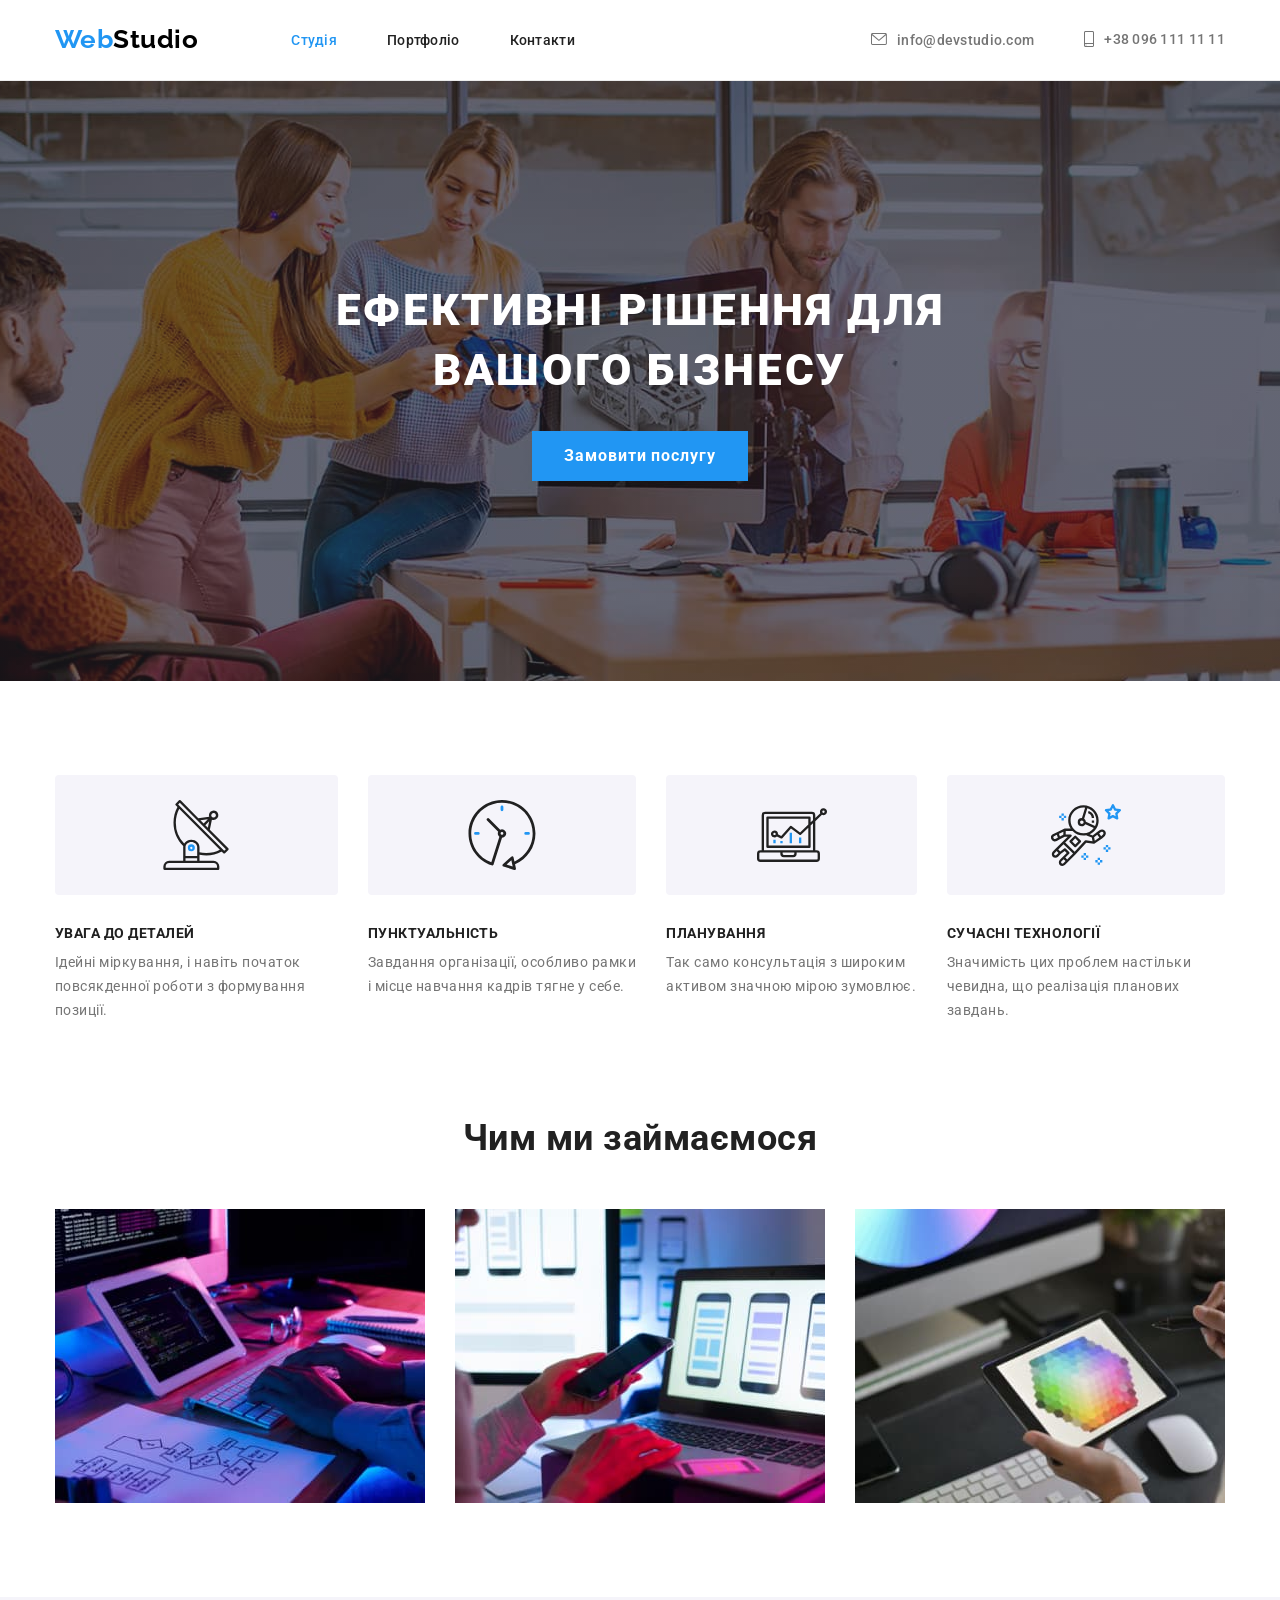
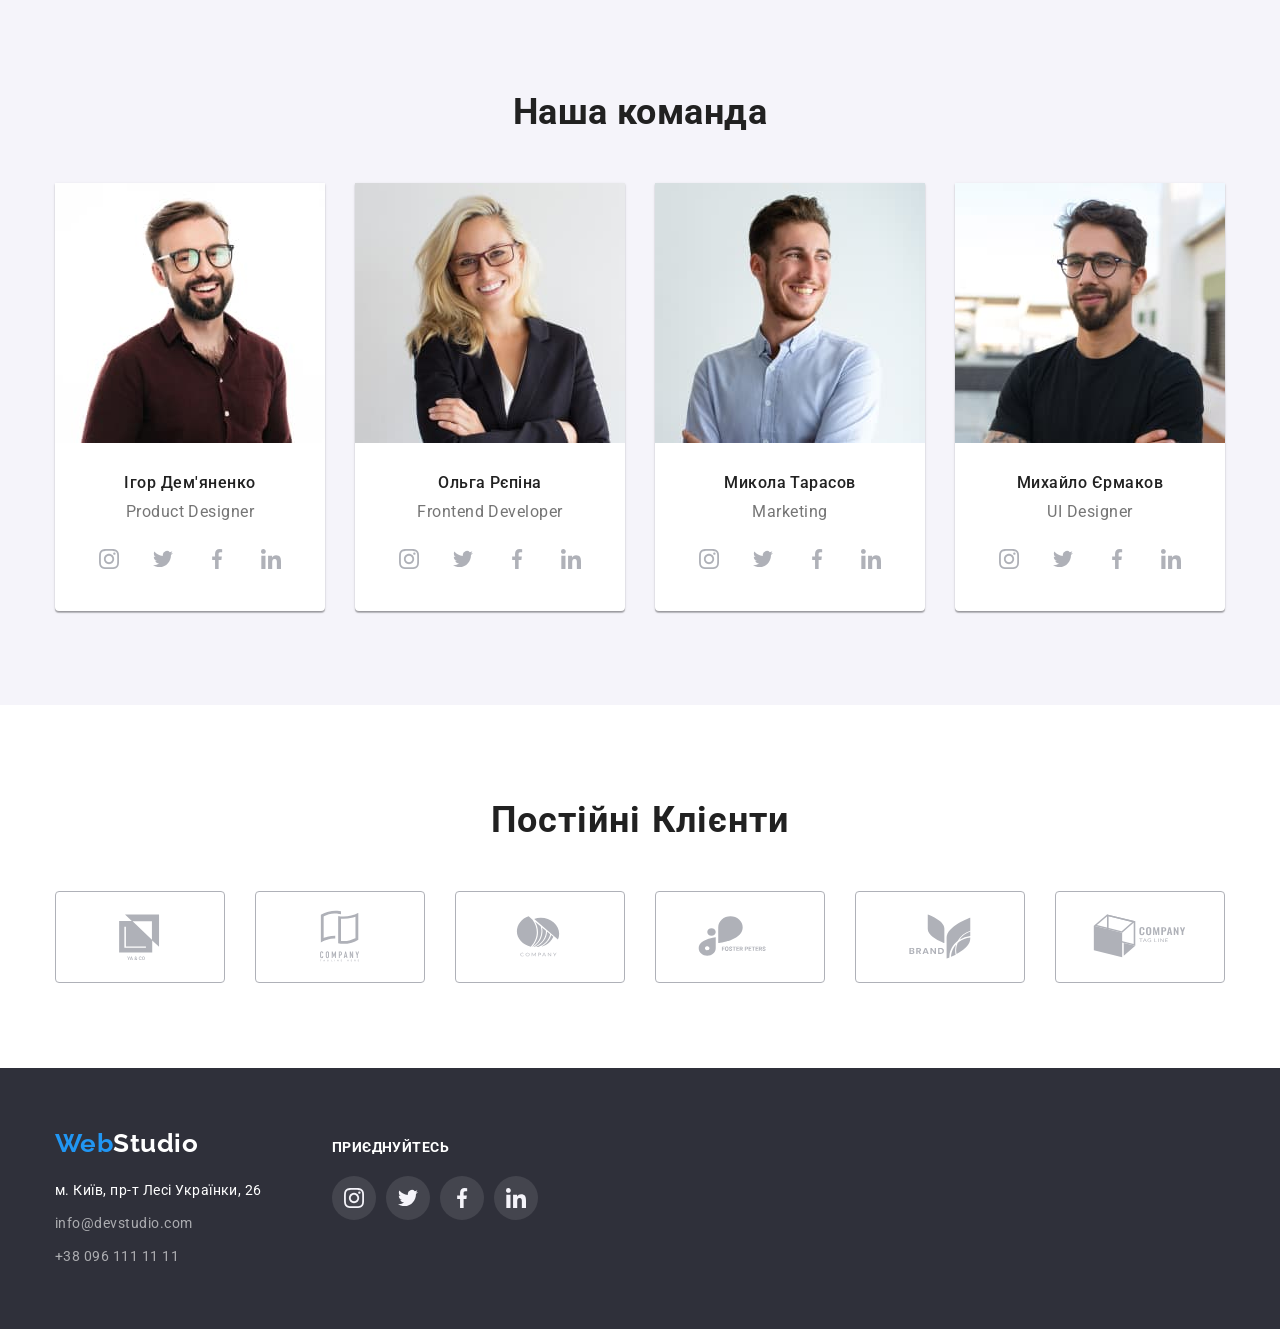
<file: index.html>
<!DOCTYPE html>
<html lang="uk">
<head>
    <meta charset="UTF-8">
    <meta http-equiv="X-UA-Compatible" content="IE=edge">
    <meta name="viewport" content="width=device-width, initial-scale=1.0">
    <title>Студія</title>
    <link rel="preconnect" href="https://fonts.googleapis.com">
<link rel="preconnect" href="https://fonts.gstatic.com" crossorigin>
<link href="https://fonts.googleapis.com/css2?family=Raleway:wght@700&family=Roboto:wght@400;500;700;900&display=swap" rel="stylesheet">
<link rel="stylesheet" href="https://cdnjs.cloudflare.com/ajax/libs/modern-normalize/0.7.0/modern-normalize.min.css">
    <link rel="stylesheet" href="./css/styles.css">
</head>


<body>
    <header class="page-top">
        <div class="container-header container">
       <a href="./index.html" class="logo"><span class="web">Web</span>Studio</a>
        <nav>
        <ul class="site-nav">
            <li><a href="./index.html" class="studio current">Студія</a></li>
            <li><a href="./portfolio.html" class="portfolio">Портфоліо</a></li>
            <li><a href="./index.html" class="contacts">Контакти</a></li>
        </ul>
        </nav>
        <ul class="contact-info">
           <li class="general-mail"><a href="mailto:info@devstudio.com" class="mail-top">
            <svg width="16" height="12" class="icon-mail">
                <use href="./images/icons.svg#icon-mail" ></use></svg>
            info@devstudio.com</a></li>
           <li class="general-mail"><a href="tel:+380961111111" class="tel">
            <svg width="10" height="16" class="icon-phone">
                <use href="./images/icons.svg#icon-smartphone"></use>

            </svg>
            
            +38 096 111 11 11</a></li>
        </ul>
        </div>
    </header>
     
       
   
    <main>
 <section class="hero">
        <div class="container-hero">
        <h1 class="hero-title"> Ефективні рішення для вашого бізнесу</h1>
        <button type="button" class="order-button">Замовити послугу</button>
        </div>
       </section>

        <section class="work-princepels">
         <div class="container">
        <h2 class="section-title" hidden>Принципи роботи</h2>
        <ul class="princepels">
        <li class="main-ideas">
            <div class="icons">
                <svg class="princeple-icons" width="70" height="70">
                  <use href="./images/icons.svg#icon-antenna"
                  ></use>
                </svg>
              </div>
        <h3 class="title">УВАГА ДО ДЕТАЛЕЙ</h3>
        <p class="paragraph">Ідейні міркування, i навіть початок повсякденної роботи з формування позиції.</p></li>
        <li class="main-ideas">
            <div class="icons">
                <svg class="princeple-icons" width="70" height="70" >
                <use href="./images/icons.svg#icon-clock"
                 ></use>
                </svg>   
            </div>
        <h3 class="title">ПУНКТУАЛЬНІСТЬ</h3>
        <p class="paragraph">Завдання організації, особливо рамки i місце навчання кадрів тягне у себе.</p></li>
        <li class="main-ideas">
            <div class="icons">
                <svg class="princeple-icons" width="70" height="70" >
                <use href="./images/icons.svg#icon-diagram"
                 ></use>
                </svg>   
            </div>  
        <h3 class="title">ПЛАНУВАННЯ</h3>
        <p class="paragraph">Так само консультація з широким активом значною мірою зумовлює.</p></li>
        <li class="main-ideas">
            <div class="icons">
                <svg class="princeple-icons" width="70" height="70" >
                <use href="./images/icons.svg#icon-astronaut"
                 ></use>
                </svg>   
            </div>   
        <h3 class="title">СУЧАСНІ ТЕХНОЛОГІЇ</h3>
        <p class="paragraph">Значимість цих проблем настільки чевидна, що реалізація планових завдань.</p></li>
        </ul>
    </div>
    </section>
    
        <section class="about">
            <div class="container-about container">
            <h2 class="section-about">Чим ми займаємося</h2>
            <ul class="our-job">
                <li><img src="./images/dealwith-1.jpg" alt="кодування" width="370"></li>
                <li><img src="./images/dealwith-2.jpg" alt="адаптація" width="370"></li>
                <li><img src="./images/dealwith-3.jpg" alt="колористика" width="370"></li>
            </ul>
            </div>
        </section>
        <section class="employees" >
            <div class="container-employees container">
            <h2 class="our-team">Наша команда</h2>
            <ul class="team">
                <li class="worker"><img src="./images/team1.jpg" alt="фото Ігор Дем'яненко" width="270">
                    <div class="definition">
                <h3 class="name"> Ігор Дем'яненко </h3>
            <p class="job-title" lang="en">Product Designer</p>
            <ul class="list">
                <li class="icon-list">
                    <a href="./index.html" class="icon-links" >
                    <svg width="20" height="20">
                    <use class="social-link" href="./images/icons.svg#icon-instagram"
                            ></use>
                          </svg>
                        
                    </a>
                </li>
                
                <li class="icon-list">
                    <a href="./index.html" class="icon-links" >
                    <svg width="20" height="20">
                    <use class="social-link" href="./images/icons.svg#icon-twitter"
                            ></use>
                          </svg>
                        
                    </a>
                </li>  
                <li class="icon-list">
                    <a href="./index.html" class="icon-links" >
                    <svg width="20" height="20">
                    <use class="social-link" href="./images/icons.svg#icon-facebook"
                            ></use>
                          </svg>
                        
                    </a>
                </li>
                <li class="icon-list">
                    <a href="./index.html" class="icon-links" >
                    <svg width="20" height="20">
                    <use class="social-link" href="./images/icons.svg#icon-linkedin"
                            ></use>
                          </svg>
                        
                    </a>
                </li>
            </ul>

            </div>
        </li>
        <li  class="worker"><img src="./images/team2.jpg" alt="фото Ольга Рєпіна" width="270">
            <div class="definition">
            <h3 class="name">Ольга Рєпіна</h3>
            <p class="job-title" lang="en">Frontend Developer</p>
            <ul class="list">
                <li class="icon-list">
                    <a href="./index.html" class="icon-links" >
                    <svg width="20" height="20">
                    <use class="social-link" href="./images/icons.svg#icon-instagram"
                            ></use>
                          </svg>
                        
                    </a>
                </li>
                
                <li class="icon-list">
                    <a href="./index.html" class="icon-links" >
                    <svg width="20" height="20">
                    <use class="social-link" href="./images/icons.svg#icon-twitter"
                            ></use>
                          </svg>
                        
                    </a>
                </li>  
                <li class="icon-list">
                    <a href="./index.html" class="icon-links" >
                    <svg width="20" height="20">
                    <use class="social-link" href="./images/icons.svg#icon-facebook"
                            ></use>
                          </svg>
                        
                    </a>
                </li>
                <li class="icon-list">
                    <a href="./index.html" class="icon-links" >
                    <svg width="20" height="20">
                    <use class="social-link" href="./images/icons.svg#icon-linkedin"
                            ></use>
                          </svg>
                        
                    </a>
                </li>
            </ul>

            
            </div>
        </li>
        <li  class="worker"><img src="./images/team3.jpg" alt="фото Микола Тарасов" width="270">
            <div class="definition">
            <h3 class="name">Микола Тарасов</h3>
            <p class="job-title" lang="en">Marketing</p>
            <ul class="list">
                <li class="icon-list">
                    <a href="./index.html" class="icon-links" >
                    <svg width="20" height="20">
                    <use class="social-link" href="./images/icons.svg#icon-instagram"
                            ></use>
                          </svg>
                        
                    </a>
                </li>
                
                <li class="icon-list">
                    <a href="./index.html" class="icon-links" >
                    <svg width="20" height="20">
                    <use class="social-link" href="./images/icons.svg#icon-twitter"
                            ></use>
                          </svg>
                        
                    </a>
                </li>  
                <li class="icon-list">
                    <a href="./index.html" class="icon-links" >
                    <svg width="20" height="20">
                    <use class="social-link" href="./images/icons.svg#icon-facebook"
                            ></use>
                          </svg>
                        
                    </a>
                </li>
                <li class="icon-list">
                    <a href="./index.html" class="icon-links" >
                    <svg width="20" height="20">
                    <use class="social-link" href="./images/icons.svg#icon-linkedin"
                            ></use>
                          </svg>
                        
                    </a>
                </li>
            </ul>

            </div>
        </li>
        <li  class="worker"><img src="./images/team4.jpg" alt="фото Михайло Єрмаков" width="270">
            <div class="definition">
            <h3 class="name">Михайло Єрмаков</h3>
            <p class="job-title" lang="en">UI Designer</p>
            <ul class="list">
                <li class="icon-list">
                    <a href="./index.html" class="icon-links" >
                    <svg width="20" height="20">
                    <use class="social-link" href="./images/icons.svg#icon-instagram"
                            ></use>
                          </svg>
                        
                    </a>
                </li>
                
                <li class="icon-list">
                    <a href="./index.html" class="icon-links" >
                    <svg width="20" height="20">
                    <use class="social-link" href="./images/icons.svg#icon-twitter"
                            ></use>
                          </svg>
                        
                    </a>
                </li>  
                <li class="icon-list">
                    <a href="./index.html" class="icon-links" >
                    <svg width="20" height="20">
                    <use class="social-link" href="./images/icons.svg#icon-facebook"
                            ></use>
                          </svg>
                        
                    </a>
                </li>
                <li class="icon-list">
                    <a href="./index.html" class="icon-links" >
                    <svg width="20" height="20">
                    <use class="social-link" href="./images/icons.svg#icon-linkedin"
                            ></use>
                          </svg>
                        
                    </a>
                </li>
            </ul>
            </div>
        </li>
            </ul>
            </div>
        </section>

        <section class="section">
            <div class="container clients">
              <h2 class="clients-title title">Постійні Клієнти</h2>
              <ul class="clients-ul list" >
                <li class="clients-list">
                  <a class="clients-links" href="./index.html">
                    <svg class="clients-icons" width="106px" height="60px">
                      <use
                        class="icon"
                        href="./images/icons.svg#icon-company-first"
                      ></use>
                    </svg>
                  </a>
                </li>
                <li class="clients-list">
                    <a class="clients-links" href="./index.html">
                      <svg class="clients-icons" width="106px" height="60px">
                        <use
                          class="icon"
                          href="./images/icons.svg#icon-company-second"
                        ></use>
                      </svg>
                    </a>
                  </li>
                  <li class="clients-list">
                    <a class="clients-links" href="./index.html">
                      <svg class="clients-icons" width="106px" height="60px">
                        <use
                          class="icon"
                          href="./images/icons.svg#icon-company-third"
                        ></use>
                      </svg>
                    </a>
                  </li>
                  <li class="clients-list">
                    <a class="clients-links" href="./index.html">
                      <svg class="clients-icons" width="106px" height="60px">
                        <use
                          class="icon"
                          href="./images/icons.svg#icon-company-fourth"
                        ></use>
                      </svg>
                    </a>
                  </li>
                  <li class="clients-list">
                    <a class="clients-links" href="./index.html">
                      <svg class="clients-icons" width="106px" height="60px">
                        <use
                          class="icon"
                          href="./images/icons.svg#icon-company-fifth"
                        ></use>
                      </svg>
                    </a>
                  </li>
                  <li class="clients-list">
                    <a class="clients-links" href="./index.html">
                      <svg class="clients-icons" width="106px" height="60px">
                        <use
                          class="icon"
                          href="./images/icons.svg#icon-company-sixth"
                        ></use>
                      </svg>
                    </a>
                  </li>
            </ul>
            </div>
        </section>
    
        
    </main>

    <footer class="garage">
      <div class="container footer-garage">
        <div class="footer ">
        <a href="./index.html" class="footer-logo"><span class="webstudio">Web</span>Studio</a>
        <address class="inform">
        <ul class="footer-contacts">
            <li><a href="https://goo.gl/maps/Wt5C2qb86fCmYvPEA" class="locality" >м. Київ, пр-т Лесі Українки, 26</a></li>
            <li class="contact-info-studio"><a href="mailto:info@devstudio.com" class="mail">info@devstudio.com</a></li>
            <li class="contact-info-studio"><a href="tel:+380961111111" class="tel">+38 096 111 11 11</a></li>
        </ul>
        </address>
        </div>

        <div class=" footer-networks">
            <span class="join">Приєднуйтесь</span>
            <ul class="networks">
                <li class="networks-list">
                  <a href="./index.html" class="networks-links">
                    <svg width="20px" height="20px">
                      <use href="./images/icons.svg#icon-instagram"
                      class="networks-icons"
                      ></use>
                    </svg>
                  </a>
                </li>
                <li class="networks-list">
                    <a href="./index.html" class="networks-links">
                      <svg width="20px" height="20px">
                        <use href="./images/icons.svg#icon-twitter"
                        class="networks-icons"
                        ></use>
                      </svg>
                    </a>
                  </li>
                  <li class="networks-list">
                    <a href="./index.html" class="networks-links">
                      <svg width="20px" height="20px">
                        <use href="./images/icons.svg#icon-facebook"
                        class="networks-icons"
                        ></use>
                      </svg>
                    </a>
                  </li>

                  <li class="networks-list">
                    <a href="./index.html" class="networks-links">
                      <svg width="20px" height="20px">
                        <use href="./images/icons.svg#icon-linkedin"
                        class="networks-icons"
                        ></use>
                      </svg>
                    </a>
                  </li>

               </ul>
    
            </div>
            </div>

          

            
      
    
      
  
            
             
  
    </footer>
</body>
</html>
</file>
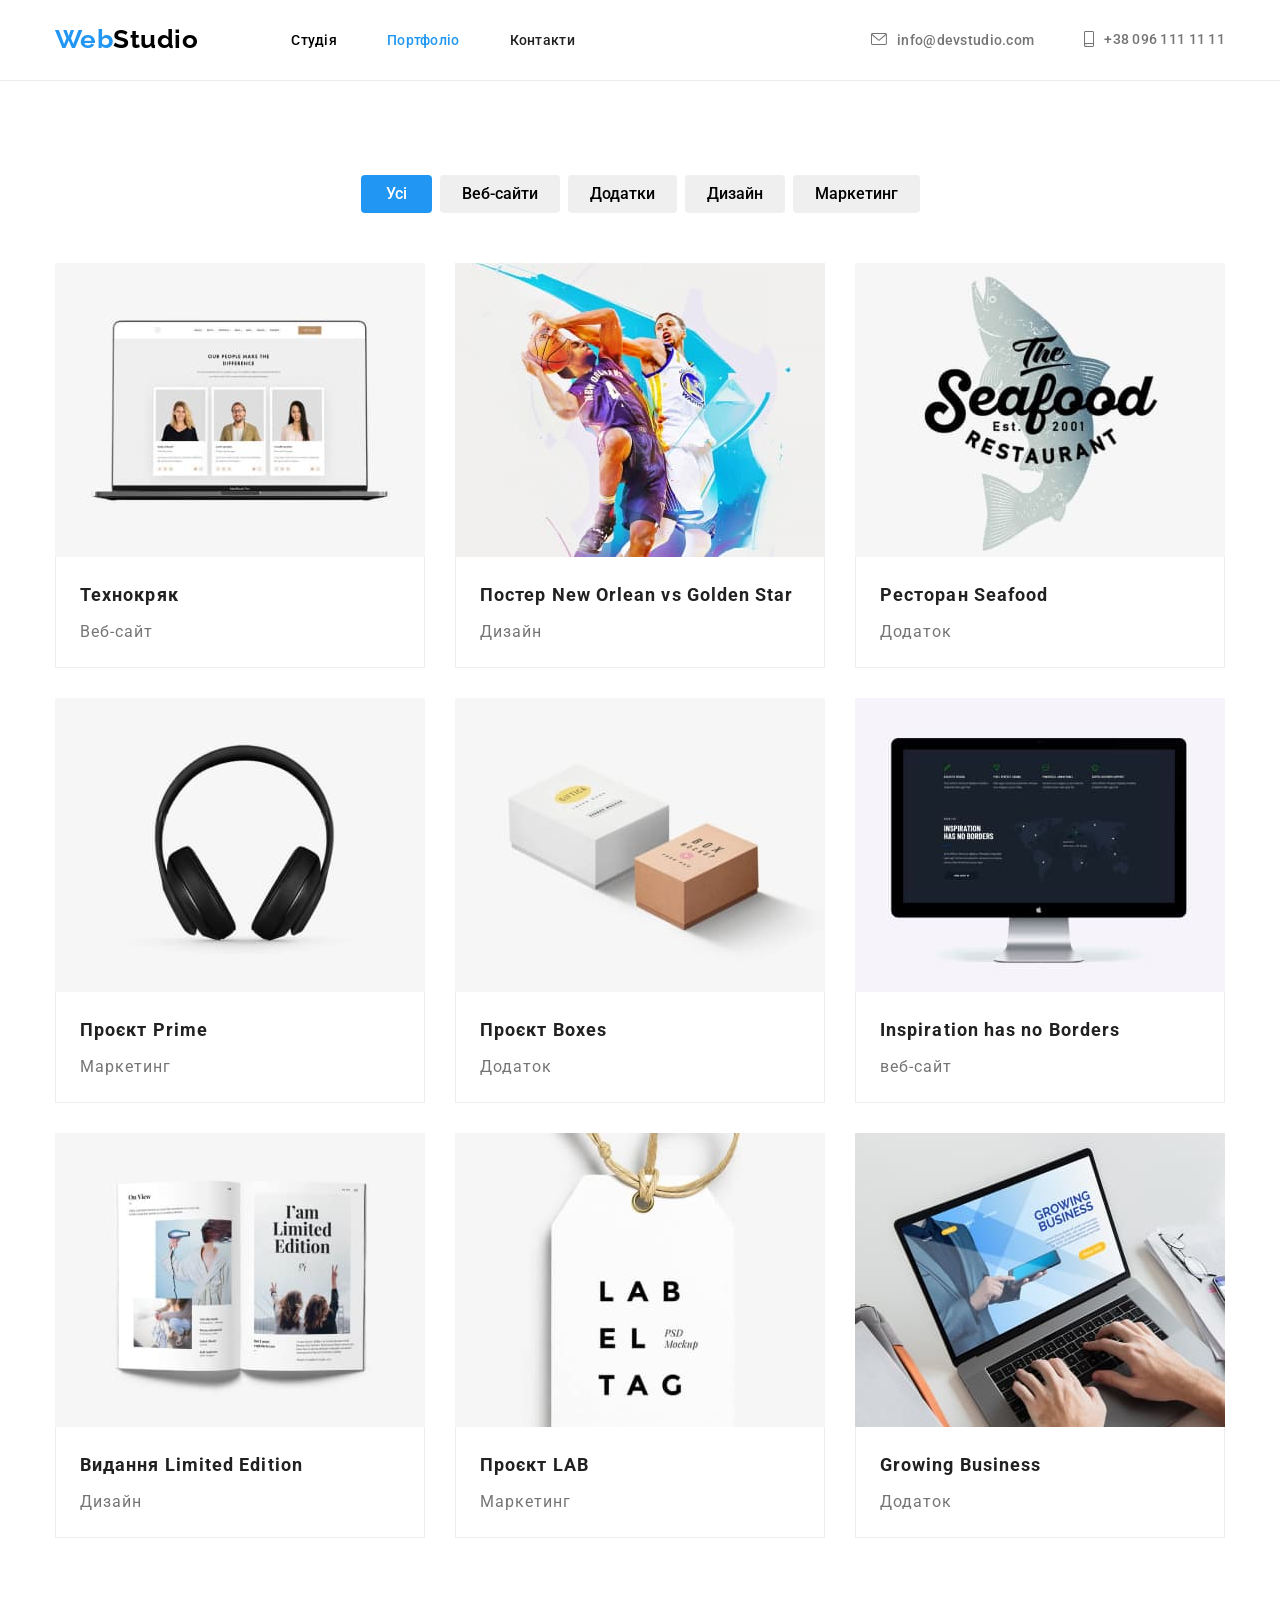
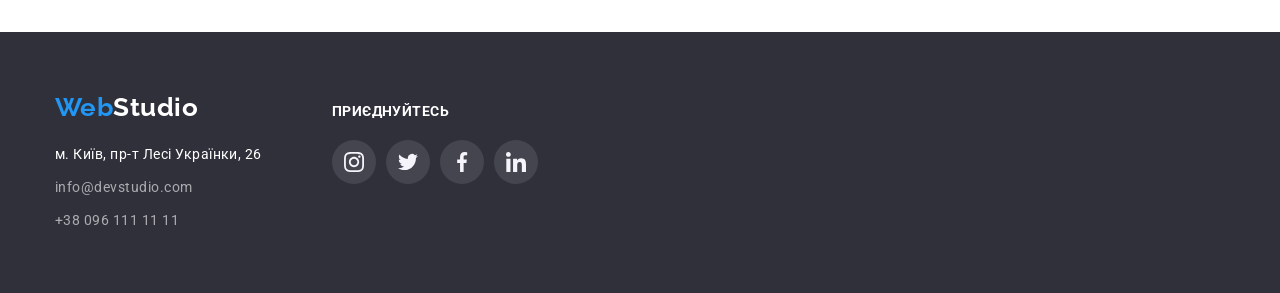
<file: portfolio.html>
<!DOCTYPE html>
<html lang="uk">
<head>
    <meta charset="UTF-8">
    <meta http-equiv="X-UA-Compatible" content="IE=edge">
    <meta name="viewport" content="width=device-width, initial-scale=1.0">
    <title>Портфоліо</title>
    <link rel="preconnect" href="https://fonts.googleapis.com">
<link rel="preconnect" href="https://fonts.gstatic.com" crossorigin>
<link href="https://fonts.googleapis.com/css2?family=Raleway:wght@700&family=Roboto:wght@400;500;700;900&display=swap" rel="stylesheet">
<link rel="stylesheet" href="https://cdnjs.cloudflare.com/ajax/libs/modern-normalize/0.7.0/modern-normalize.min.css">
   <link rel="stylesheet" href="./css/styles.css">
</head>
<body>
    <header class="page-top">
        <div class="container-header container">
       <a href="./index.html" class="logo"><span class="web">Web</span>Studio</a>
        <nav>
        <ul class="site-nav">
            <li><a href="./index.html" class="studio">Студія</a></li>
            <li><a href="./portfolio.html" class="portfolio current">Портфоліо</a></li>
            <li><a href="./index.html" class="contacts">Контакти</a></li>
        </ul>
        </nav>
        <ul class="contact-info">
           <li class="general-mail"><a href="mailto:info@devstudio.com" class="mail-top">
            <svg width="16" height="12" class="icon-mail">
                <use href="./images/icons.svg#icon-mail" ></use></svg>
            info@devstudio.com</a></li>
           <li class="general-mail"><a href="tel:+380961111111" class="tel">
            <svg width="10" height="16" class="icon-phone">
                <use href="./images/icons.svg#icon-smartphone"></use>

            </svg>
            
            +38 096 111 11 11</a></li>
        </ul>
        </div>
    </header>
     

    <main>
         <section class="work-exampels">

         <div class="container-examples container">
        <ul class="button">
            <li><button type="button" class="all">Усі</button></li>
            <li><button type="button" class="web-site">Веб-сайти</button></li>
            <li><button type="button" class="application">Додатки</button></li>
            <li><button type="button" class="designe">Дизайн</button></li>
            <li><button type="button" class="marketing">Маркетинг</button></li>
        
        </ul>
        <h2 hidden>Наші роботи</h2>
   
        <ul class="examples">
            <li class="illustration"><img src="./images/project1.jpg" alt="веб-сайт Технокряк" width="370">
                <div class="project-container">
            <h3 class="project-name">Технокряк</h3>
        <p class="project-title">Веб-сайт</p>
        </div>
    </li> 
            <li class="illustration"><img src="./images/project2.jpg" alt="Постер New Orlean vs Golden Star " width="370">
                <div class="project-container">  
            <h3 class="project-name">Постер New Orlean vs Golden Star</h3>
        <p class="project-title">Дизайн</p>
        </div>
    </li>
            <li class="illustration"><img src="./images/project3.jpg" alt="Ресторан Seafood" width="370">
                <div class="project-container">
            <h3 class="project-name">Ресторан Seafood</h3>
        <p class="project-title">Додаток</p>
        </div>
    </li>
            <li class="illustration"><img src="./images/project4.jpg" alt="Проєкт Prime" width="370">
                <div class="project-container">   
            <h3 class="project-name">Проєкт Prime</h3>
        <p class="project-title">Маркетинг</p>
        </div>
    </li>
            <li class="illustration"><img src="./images/project5.jpg" alt="Проєкт Boxes" width="370">
                <div class="project-container">
            <h3 class="project-name">Проєкт Boxes</h3>
        <p class="project-title">Додаток</p>
        </div>
    </li>
            <li class="illustration"><img src="./images/project6.jpg" alt="Inspiration has no Borders" width="370">
                <div class="project-container">
            <h3 class="project-name">Inspiration has no Borders</h3>
        <p class="project-title">веб-сайт</p>
        </div>
    </li>
            <li class="illustration"><img src="./images/project7.jpg" alt="Видання Limited Edition" width="370">
                <div class="project-container">
            <h3 class="project-name">Видання Limited Edition</h3>
        <p class="project-title">Дизайн</p>
        </div>
    </li>
            <li class="illustration"><img src="./images/project8.jpg" alt="Проєкт LAB" width="370">
                <div class="project-container">
            <h3 class="project-name">Проєкт LAB</h3>
        <p class="project-title">Маркетинг</p>
        </div>
    </li>
            <li class="illustration"><img src="./images/project9.jpg" alt="Growing Business" width="370">
                <div class="project-container">
            <h3 class="project-name">Growing Business</h3>
        <p class="project-title">Додаток</p>
        </div>
    </li>
        </ul>

    </div>
    </section>

    
    </main>

    
    <footer class="garage">
        <div class="container footer-garage">
          <div class="footer ">
          <a href="./index.html" class="footer-logo"><span class="webstudio">Web</span>Studio</a>
          <address class="inform">
          <ul class="footer-contacts">
              <li><a href="https://goo.gl/maps/Wt5C2qb86fCmYvPEA" class="locality" >м. Київ, пр-т Лесі Українки, 26</a></li>
              <li class="contact-info-studio"><a href="mailto:info@devstudio.com" class="mail">info@devstudio.com</a></li>
              <li class="contact-info-studio"><a href="tel:+380961111111" class="tel">+38 096 111 11 11</a></li>
          </ul>
          </address>
          </div>
  
          <div class=" footer-networks">
              <span class="join">Приєднуйтесь</span>
              <ul class="networks">
                  <li class="networks-list">
                    <a href="./index.html" class="networks-links">
                      <svg width="20px" height="20px">
                        <use href="./images/icons.svg#icon-instagram"
                        class="networks-icons"
                        ></use>
                      </svg>
                    </a>
                  </li>
                  <li class="networks-list">
                      <a href="./index.html" class="networks-links">
                        <svg width="20px" height="20px">
                          <use href="./images/icons.svg#icon-twitter"
                          class="networks-icons"
                          ></use>
                        </svg>
                      </a>
                    </li>
                    <li class="networks-list">
                      <a href="./index.html" class="networks-links">
                        <svg width="20px" height="20px">
                          <use href="./images/icons.svg#icon-facebook"
                          class="networks-icons"
                          ></use>
                        </svg>
                      </a>
                    </li>
  
                    <li class="networks-list">
                      <a href="./index.html" class="networks-links">
                        <svg width="20px" height="20px">
                          <use href="./images/icons.svg#icon-linkedin"
                          class="networks-icons"
                          ></use>
                        </svg>
                      </a>
                    </li>
  
                 </ul>
      
              </div>
              </div>
  
            
  
              
        
      
        
    
              
               
    
      </footer>
</body>
</html>
</file>
<file: css/styles.css>
html {box-sizing: border-box;}

*,
*::after,
*::before {box-sizing: inherit;}

h1,h2,h3,h4,h5,h6,p {margin: 0;}

ul {margin: 0;
padding: 0;}

body {background-color:var(--main-header-color);
color: var(--primary-text-color);
font-weight: 400;
letter-spacing: 0.03em;
margin: 0;
font-family: 'Roboto', sans-serif,'Raleway', sans-serif;}

:root{
  --primary-text-color: #212121 ;
  --logo-color: #000000;
  --paragraph-text-color:#757575;
  --accent-color: #2196F3;
  --fotter-text-color:rgba(255, 255, 255, 0.6);
  --main-header-color: #FFFFFF;
  --background-hero-footer-color: #2F303A;
  --background-team-color: #F5F4FA;
  --logo-footer-color: #2196F3;
  --social-icons-color: #AFB1B8;
  
}

               /* title Студія*/

.container {
  width: 1200px;
  padding-left: 15px;
  padding-right: 15px;
  margin-left: auto;
  margin-right: auto;
}

.page-top {color: var(--main-header-color);

  border-bottom: 1px solid #ECECEC;

}

.logo {
  display: block;
  margin-right: 93px;
list-style: none;
text-decoration: none;
color: var(--logo-color);
font-family:'Raleway';
 font-weight: 700;
 font-size: 26px;
 line-height: 1.1923;
}

.web {color: var(--accent-color);}

.studio.current, .portfolio, .contacts, .mail-top, .tel {
list-style: none;
text-decoration: none;}

.site-nav {
  display: flex;
    padding-left: 0;
    margin-top: 0;
    margin-bottom: 0;
  }

  .studio {margin-right: 50px;
  color: var(--logo-color);}

  .portfolio {margin-right: 50px;}

  

.portfolio, .contacts {color: var(--primary-text-color);}

.portfolio:hover, .portfolio:focus {color:var(--accent-color); }
  
  .contacts:hover, .contacts:focus {color:var(--accent-color) }

 .studio:hover, .studio:focus {color:var(--accent-color);}

 .mail-top {color:var(--paragraph-text-color);}

 .mail-top:hover, .mail-top:focus {color:var(--accent-color);}

 .contact-info {margin: 0; padding: 0;}

 .contact-info .tel {color:var(--paragraph-text-color);}

 .tel:hover, .tel:focus {color: var(--accent-color);}

 .hero {background-color: var(--background-hero-footer-color);}



 
 .container-header  {
  display: flex;
  align-items: center;
  width: 1200px;
  padding-top: 24px;
  padding-bottom: 25px;
  padding-left: 15px;
  padding-right: 15px;
  margin-left: auto;
  margin-right: auto;
    
 }

 .icon-mail{
  margin-right: 10px;
  fill: currentColor;
 }

 .icon-phone{
  margin-right: 10px;
  fill: currentColor;
 }


 .mail-top {margin-right: 50px;}

 .general-mail {
  display: flex;
  align-items: center;
}

.mail-top {
  display: flex;
  align-items: center;
}

.general-mail .tel {
  display: flex;
  align-items: center;}


  




 

 .hero{
  max-width: 1600px;
    height: 600px;
    margin-left: auto;
    margin-right: auto;
    background-image: linear-gradient(rgba(47, 48, 58, 0.4),
            rgba(47, 48, 58, 0.4)),
        url(../images/hero-image.jpg);
    background-repeat: no-repeat;
    background-position: center;
    background-size: cover;

 }
 
 .hero {padding: 200px 0;}



 .hero-title {
  color:var(--main-header-color);
  font-weight: 900;
  font-size: 44px;
  line-height: 1.3636;
  letter-spacing: 0.06em;
  margin-bottom: 30px;
  text-transform: uppercase;
  text-align: center;
  max-width: 696px;
  margin-left: auto;
  margin-right: auto;
  
}

.order-button {
  color: var(--main-header-color);
  background-color:var(--accent-color) ;
  border: 1px transparent;
  cursor: pointer;
  font-weight: 700;
  font-size: 16px;
  line-height: 1.875;
  letter-spacing: 0.06em;
  height: 50px;
  display:block;
  min-width:216px;
  height:50px;
  margin:0 auto;
  
   
}

.work-princepels {
  padding-top: 94px;
  padding-bottom: 94px;
}

.icons {
  display: flex;
    align-items: center;
    justify-content: center;
    height: 120px;
    background: var(--background-team-color);
    border-radius: 4px;
    margin-bottom: 30px;
}


.princepels {gap: 30px;}
    


.princepels {
  display:flex;
  margin:0;
  padding:0;
}

.main-ideas :not(:last-of-type){
  margin-right:30px;}

  .paragraph  {margin:0;
  padding-top: 10px;
  line-height: calc(24/14);}

 .section-about {
  color: var(--primary-text-color);
  font-weight: 700;
  font-size: 36px;
  line-height: 1.1666;
  text-align: center;
  
}
  

.princepels {
  list-style: none; text-decoration: none;
  margin: 0; padding: 0;
}

 .princepels .title {
  color:var(--primary-text-color);
  font-weight: 700;
  font-size: 14px;
  line-height: 1.1428;
}

 .princepels .paragraph {
  color: var(--paragraph-text-color);
  font-size: 14px;
  line-height: 1.7142;
}



.about {padding-top: 0;
  padding-bottom: 94px;}

.our-job {
  list-style: none;
  margin: 0;
  padding: 0;
  display: flex;
  margin-top: 50px;
  gap: 30px;
}

.employees {padding-top: 94px;
  padding-bottom: 94px;
  background-color: #F5F4FA;}

 .team {color: var(--background-team-color);
  display: flex;
  padding: 0;
  margin: 0;
  background: 0px;
gap: 30px;}

 .our-team {
  color: var(--primary-text-color);
  font-weight: 700;
  font-size: 36px;
  line-height: 1.1666;
  text-align: center;
  margin-bottom: 50px;
  margin-top: 0;
}

.definition {padding-top: 30px;
  padding-bottom: 30px;
text-align: center;}

.worker {
  background: #FFFFFF;
  box-shadow: 0px 1px 3px rgba(0, 0, 0, 0.12), 
  0px 1px 1px rgba(0, 0, 0, 0.14), 0px 2px 1px rgba(0, 0, 0, 0.2);
  border-radius: 0px 0px 4px 4px;

}

 .team .name {
  color:var(--primary-text-color);
  font-weight: 500;
  font-size: 16px;
  line-height: 1.1875;
 
}

 .team .job-title {
  color: var(--paragraph-text-color);
  font-size: 16px;
  line-height: 1.1875;
}
.job-title {
  padding-bottom: 16px;
  margin-top: 10px;}

.icon-links {
  display: flex;
  justify-content: center;
  align-items: center;
  width: 44px;
  min-height: 44px;
  color:var(--social-icons-color);
  background-color: var(--main-header-color);
  
}

.icon-links:hover,
.icon-links:focus {
  color: var(--main-header-color);
  background-color: var(--accent-color);
  border-radius: 50%;
}

.icon-list {
 gap: 10px; 
}

.list {
  display: flex;
  list-style: none;
  justify-content: center;
  
  
  

}

.icon-list:not(:last-child) {
  margin-right: 10px;
}

.social-link  {
fill: currentColor;
}


.clients-title {
  margin-top: 94px;
  margin-bottom: 50px;
}

 .clients-list {
  margin-bottom: 85px;
 }


 .clients-title{
font-weight: 700;
font-size: 36px;
line-height: 1.1666;
text-align: center;
letter-spacing: 0.03em;
margin-left: auto;
margin-right: auto;
margin-bottom: 50px;
}

.clients-ul  {
  list-style-type: none;
  
 
}

.clients>ul {
  display: flex;
  padding: 0px;
  list-style: none;
  gap: 30px;
  
}

.clients-list {flex-basis: calc((100% - 150px) / 6);}

.clients-links {
  display: flex;
  justify-content: center;
  align-items: center;
  padding: 16px 32px;
  width: 170px;
  height: 92px;
  color: var(--social-icons-color);
  border-radius: 4px;
  border: 1px solid var(--social-icons-color);

}

.clients-links:hover,
.clients-links:focus {
  color: var(--accent-color);
  border: 1px solid var(--accent-color);

}

.icon {
  fill: currentColor;
}

 

.site-nav {
  font-weight: 500;
  font-size: 14px;
  line-height: 1.1428;
  letter-spacing: 0.02em;
}

.contact-info {
  display: flex;
    margin-top: 0;
    margin-bottom: 0;
    margin-left: auto;
    padding-left: 0;
  font-weight: 500;
  font-size: 14px;
  line-height: 1.1428;
  letter-spacing: 00.02em;
}

.site-nav .studio.current {color: var(--accent-color);}

.site-nav .portfolio.current {color: var(--accent-color);}

.garage { background-color: var(--background-hero-footer-color);
  padding-top: 60px;
  padding-bottom: 60px;
  
}

.webstudio {color: var(--logo-footer-color);}

.footer-logo {
color: var(--main-header-color);
 font-family:'Raleway';
 font-weight: 700;
 font-size: 26px;
 line-height: 1.1923;

}



.locality {
  color: var(--main-header-color);
  font-style: normal;
  font-size: 14px;
  line-height: 1.7142;
  display: inline-block;
 
  
}

.locality:hover, .locality:focus {color: var(--accent-color);}



.mail {
  color: var(--fotter-text-color);
  font-style: normal;
  font-size: 14px;
  line-height: 1.7142;
  display: inline-block;
}

.inform {margin-top: 20px;}

.footer-contacts {
  list-style: none;
  padding: 0;
}

.locality, .mail, .tel, .footer-logo {text-decoration: none;}

.mail:hover, .mail:focus {color: var(--accent-color);}

.tel {
  color: var(--fotter-text-color);
  font-style: normal;
  font-size: 14px;
  line-height: 1.7142;
  display: inline-block;
}

.contact-info-studio {
  margin-top: 9px;
}

.tel:hover, .tel:focus {color: var(--accent-color);}




.join {
  font-weight: 700;
  font-size: 14px;
  line-height: 1.14;
  letter-spacing: 0.03em;
  text-transform: uppercase;
  color: #FFFFFF;

}

.footer-garage {
  display: flex;
  align-items: baseline;
  
}



 .footer-networks {
  margin-left: 70px;
 }

.footer-networks>ul {
  display:flex;
  padding: 0px;
  list-style: none;
  margin-top: 20px;
  
}

.networks-links {
  display: flex;
  justify-content: center;
  align-items: center;
  width: 44px;
  min-height: 44px;
  color: var(--background-team-color);
  background-color: var(--background-hero-footer-color);
  background: rgba(255, 255, 255, 0.1);
  border-radius: 50%;
  

}


.networks {
  gap: 10px;
}


.networks-links:hover,
.networks-links:focus {
  background-color: var(--accent-color);
}

.networks-icons {
  fill: currentColor;

}






 

             /* title Портфоліо */

 .studio {text-decoration: none;}             

.button {
  list-style: none;
  color: var(--primary-text-color);
  cursor: pointer;
  font-weight: 500;
  font-size: 16px;
  line-height: 1.625;
  display: flex;
  padding: 0;
  justify-content: center;
  gap: 8px;
  

}

.all:hover, .web-site:hover, .application:hover, .designe:hover, .marketing:hover
 {filter: drop-shadow(0px 4px 4px rgba(0, 0, 0, 0.25));}

.all:hover,
.all:focus {background-color: var(--accent-color); color:var(--main-header-color);}

.web-site:hover,
.web-site:focus {
  background-color: var(--accent-color);color: var(--main-header-color);}

.application:hover, 
.application:focus{
  background-color: var(--accent-color);color: var(--main-header-color);} 

.designe:hover,
.designe:focus {
  background-color: var(--accent-color);color: var(--main-header-color);}

.marketing:hover,
.marketing:focus {
  background-color: var(--accent-color);color: var(--main-header-color);}

.all { background-color: var(--accent-color); color: var(--main-header-color);
  cursor: pointer;
  font-weight: 500;
  font-size: 16px;
  line-height: 1.625;
  border-style: none;
  border-radius: 4px;
  padding: 6px 25px;
  
} 


.web-site, .application, .designe, .marketing { 
  border-style: none;
  border-radius: 4px;}

.web-site, .application, .designe, .marketing {
  font-weight: 500;
  font-size: 16px;
  line-height: 1.625;
  cursor: pointer;
  padding: 6px 22px;
}

img {
  display: block;
  width: 100%;
  height: auto;
}

.work-exampels {padding-top: 94px;
   padding-bottom: 94px;
}

.examples {list-style: none;
  margin-top: 50px;
  margin-bottom: 0px;
  margin-left: 0;
  margin-right: 0;
  padding: 0;
  display: flex;
  flex-wrap: wrap;
  justify-content: center;
  gap: 30px;
 }

 .illustration:hover{
  box-shadow: 0px 1px 1px rgba(0, 0, 0, 0.12), 0px 4px 4px rgba(0, 0, 0, 0.06), 1px 4px 6px rgba(0, 0, 0, 0.16);
 }
 

 

 .project-title {margin-top: 4px;}

 .project-container {
  padding: 20px 24px;
  border-left: 1px solid #EEEEEE;
  border-bottom: 1px solid #EEEEEE ;
  border-right: 1px solid #EEEEEE ;
 }

.examples .project-name {
color: var(--primary-text-color);
  font-weight: 700;
  font-size: 18px;
  line-height: 2;
  letter-spacing: 00.06em;
  
}

.examples .project-title {
  color: var(--paragraph-text-color);
  font-size: 16px;
  line-height: 1.875;
  letter-spacing: 00.06em;

}
</file>
